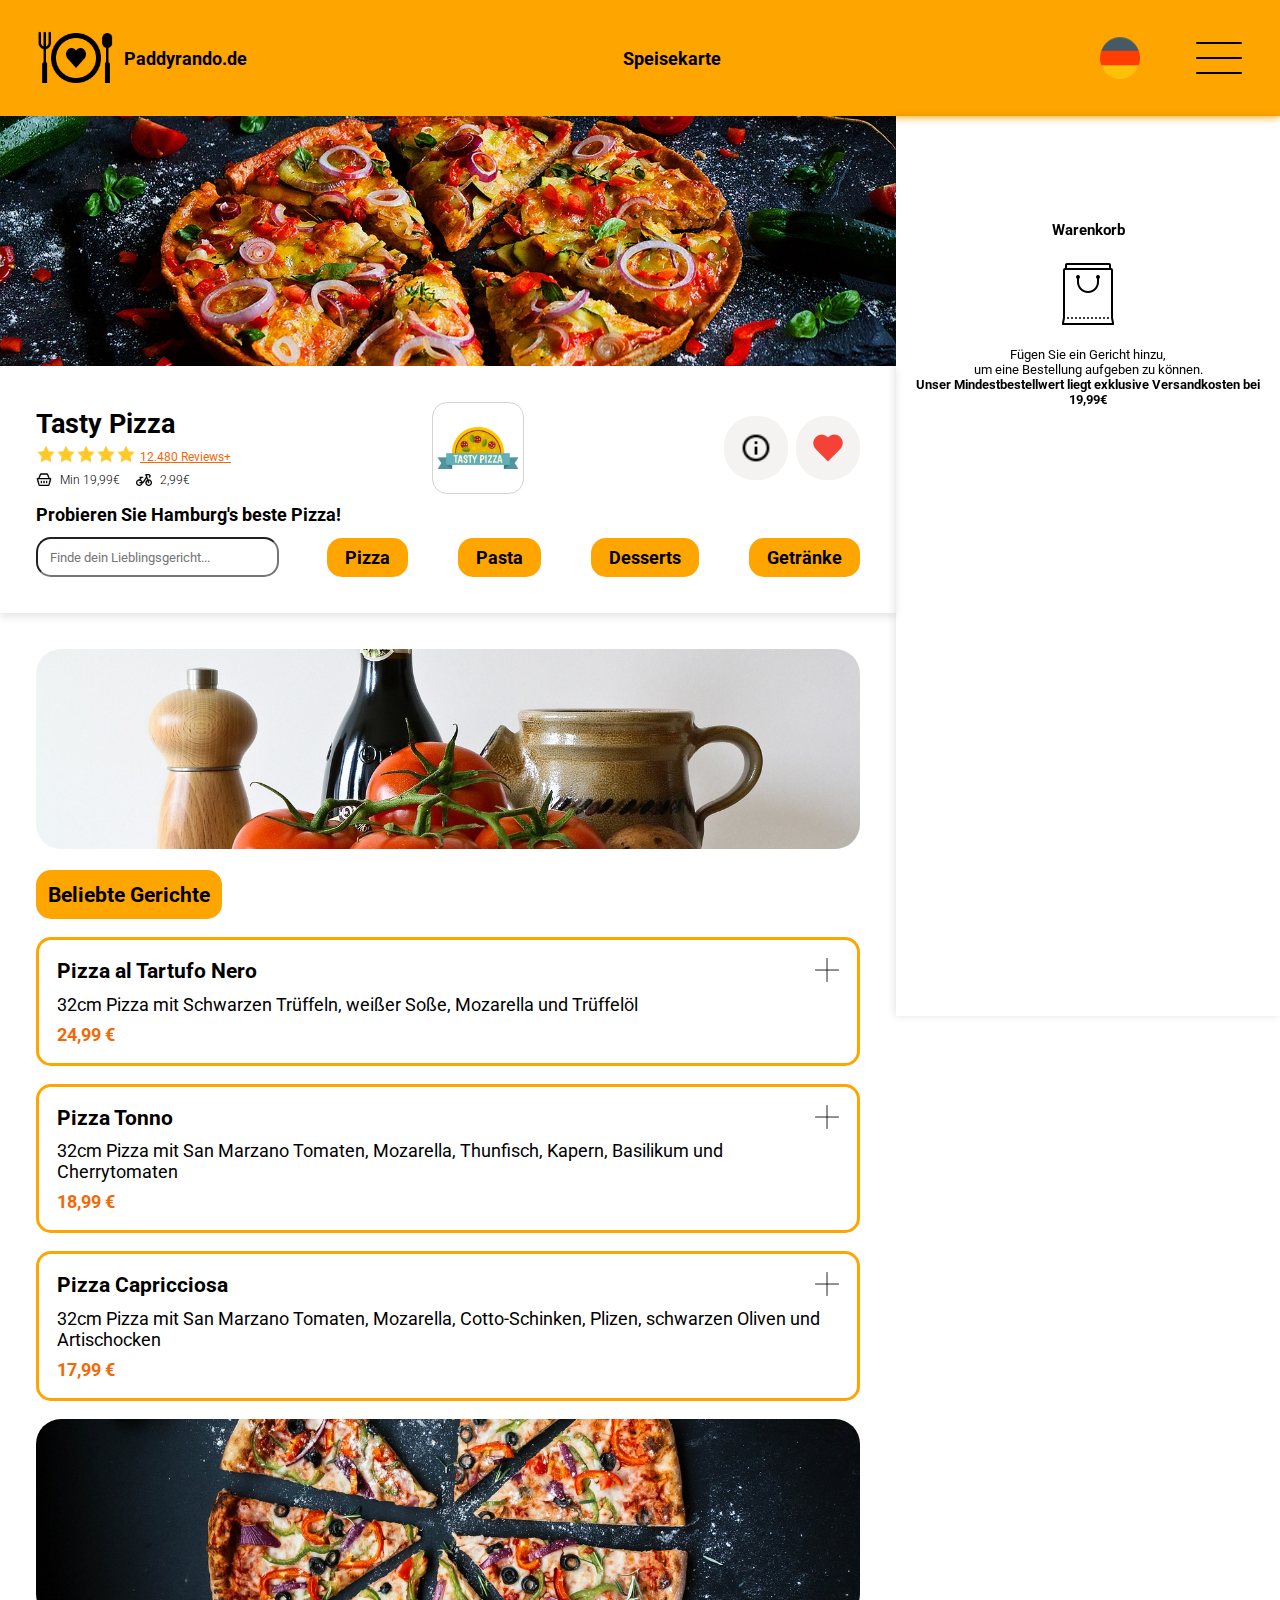
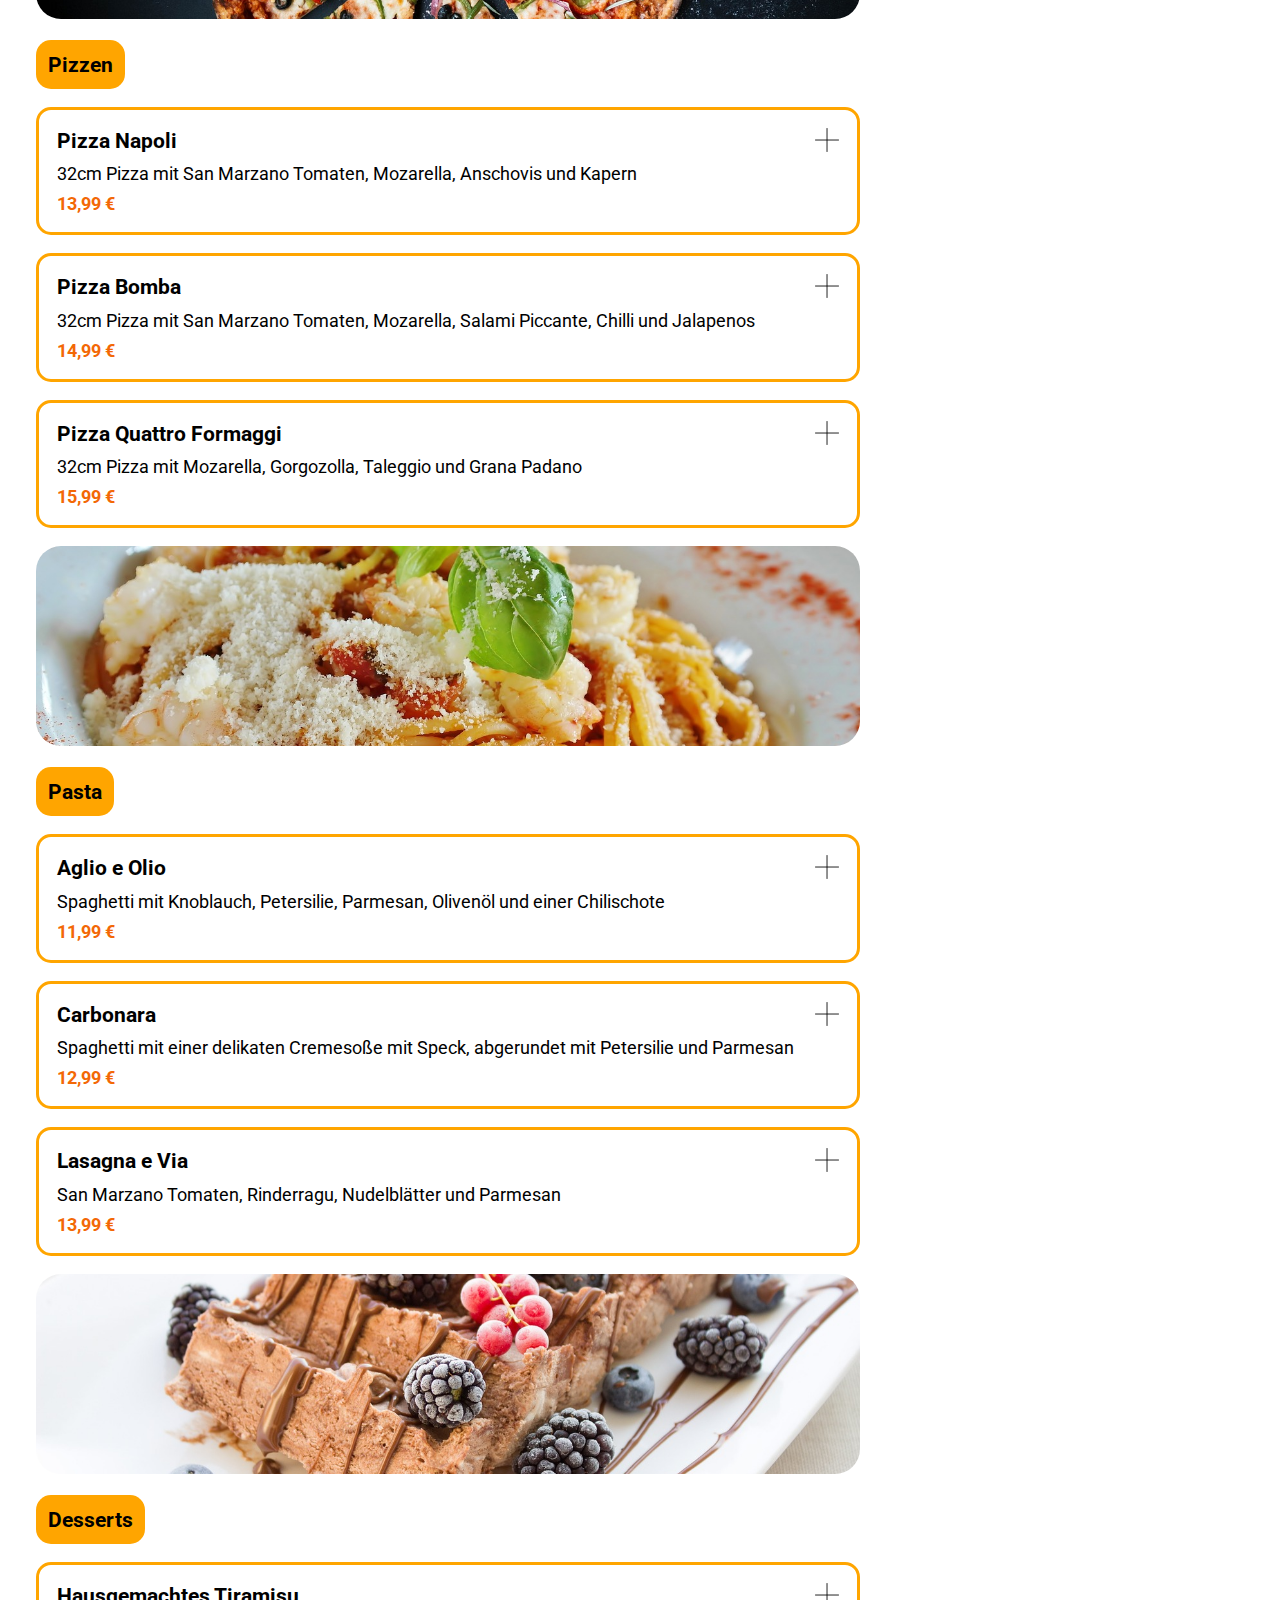
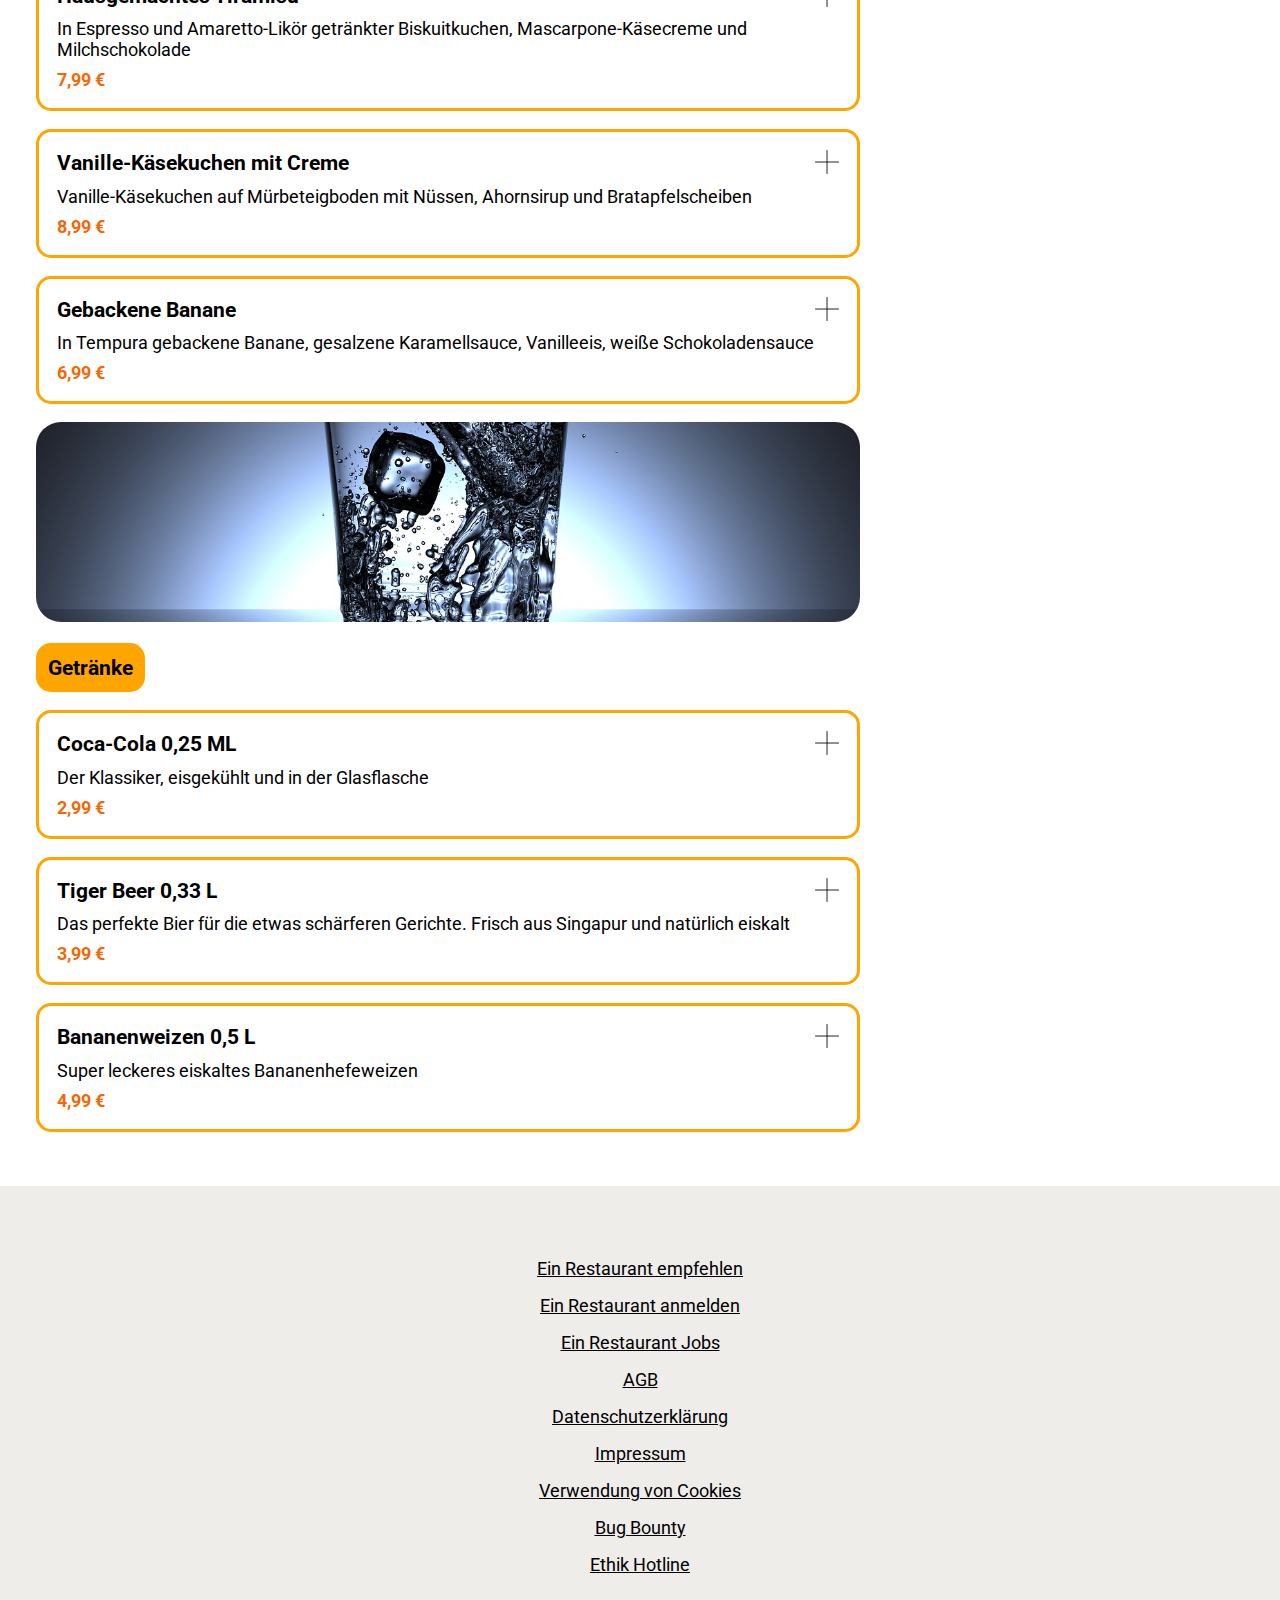
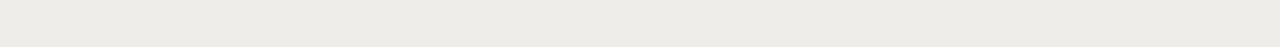
<file: index.html>
<!DOCTYPE html>
<html lang="en">
<head>
    <meta charset="UTF-8">
    <meta name="viewport" content="width=device-width, initial-scale=1.0">
    <title>Lieferando</title>
    <link rel="stylesheet" href="style.css">
    <link rel="preconnect" href="https://fonts.googleapis.com">
    <link rel="preconnect" href="https://fonts.gstatic.com" crossorigin>
    <link href="https://fonts.googleapis.com/css2?family=Roboto:ital,wght@0,100;0,300;0,400;0,500;0,700;0,900;1,100;1,300;1,400;1,500;1,700;1,900&display=swap" rel="stylesheet">
    <link rel="preconnect" href="https://fonts.googleapis.com">
    <link rel="preconnect" href="https://fonts.gstatic.com" crossorigin>
    <link href="https://fonts.googleapis.com/css2?family=Pacifico&display=swap" rel="stylesheet">
    <link rel="icon" type="image/x-icon" href="/img/abendessen.png">
    <script src="script.js"></script>
    <script src="template.js"></script>
</head>
<body onload="render(); renderBasket();">
    <header>
        <div class="header-content">
            <div class="brand-container">
                <img src="img/abendessen.png" alt="Lieferando-Logo">
                <span>Paddyrando.de</span>
            </div>
            <span>Speisekarte</span>
            <div class="flag-burger-menu-container">
                <img src="img/germany.png" alt="german-flag">
                <img src="img/burgermenu.png" alt="german-flag">
            </div>
        </div>  
    </header>
    

    <section class="main-content">


        <div class="menu">
            <div class="background-image">
                <img src="img/italian-cuisine-6903774_1280.jpg" alt="Pizza">
            </div>
            <div class="restaurant-info">
                <div class="restaurant-info-flex-container">
                    <div>
                        <h2>Tasty Pizza</h2>
                        <div class="valuation">
                            <div class="stars">
                                <img src="img/icons8-star-48.png" alt="stern">
                                <img src="img/icons8-star-48.png" alt="stern">
                                <img src="img/icons8-star-48.png" alt="stern">
                                <img src="img/icons8-star-48.png" alt="stern">
                                <img src="img/icons8-star-48.png" alt="stern">
                            </div>
                            <p>12.480 Reviews+</p>
                        </div>
                        <div class="delivery-conditions">
                            <div class="minimum-order-value">
                                <img src="img/icons8-basket-24.png" alt="Warenkorb">
                                <p>Min 19,99€</p>
                            </div>
                            <div class="minimum-order-value">
                                <img src="img/icons8-bicycle-24.png" alt="Fahrrad">
                                <p>2,99€</p>
                            </div>
                        </div>
                    </div>
                    <div class="logo-container">
                        <img src="img/essen.png" alt="">
                    </div>
                    <div class="info-like-buttons">
                        <div class="info">
                            <img src="img/icons8-info-24.png" alt="info">
                        </div>
                        <div class="info">
                            <img id="heartimage" src="img/herz-rot.png" alt="info">
                        </div>
                    </div>
                </div>
                <div class="calltoeat">
                    <p id="calltoeat">Probieren Sie Hamburg's beste Pizza!</p>
                </div>
                <div class="search-and-quick-navigation-container">
                    <input oninput="filterNames(); renderMenuIfNoInput()" type="text" id="search" placeholder="Finde dein Lieblingsgericht...">
                    <nav>
                        <a href="#category-headline1"><b>Pizza</b></a>
                        <a href="#category-headline2"><b>Pasta</b></a>
                        <a href="#category-headline3"><b>Desserts</b></a>
                        <a href="#category-headline4"><b>Getränke</b></a>
                    </nav>
                </div>
            </div>

            <div id="render-menu" class="render-content">
            </div>

            <div class="mobile-basket-display" id="mobile-basket">
            </div>

        </div>

        <div class="basket">

                <div class="amount-dish-price-container" id="amount-dish-price-container">
                </div>

                <div class="total-sum-container" id="total-sum-container">
                </div>

        </div>


    </section>

    <section>
        <div id="dialog" class="dialog-bg d-none"> <!-- Ist der Container der den overlayer erzeugt mit position absolute usw. wird angezeigt, wenn man auf den Papierkorb klickt, hat ansonsten die Klasse d-none-->

            <div id="hallohans" class="dialog">
                <div onclick="closeDialog()" class="exit-dialog">X</div> <!-- ist der Container, für die hinzugefügten Waren er liegt inerhalb des overlayers -->
                <div class="mobile-basket-summary" id="mobile-basket-summary">

                </div>

                <div class="mobile-sum-to-pay-container" id="sum-to-pay-container">

                </div>
            </div>
        </div>
    </section>



    <footer>
        <div class="footer-flex-container">
            <p>Ein Restaurant empfehlen</p>
            <p>Ein Restaurant anmelden</p>
            <p>Ein Restaurant Jobs</p>
            <p>AGB</p>
            <p>Datenschutzerklärung</p>
            <p>Impressum</p>
            <p>Verwendung von Cookies</p>
            <p>Bug Bounty</p>
            <p>Ethik Hotline</p>
        </div>
    </footer>
    
</body>
</html>
</file>
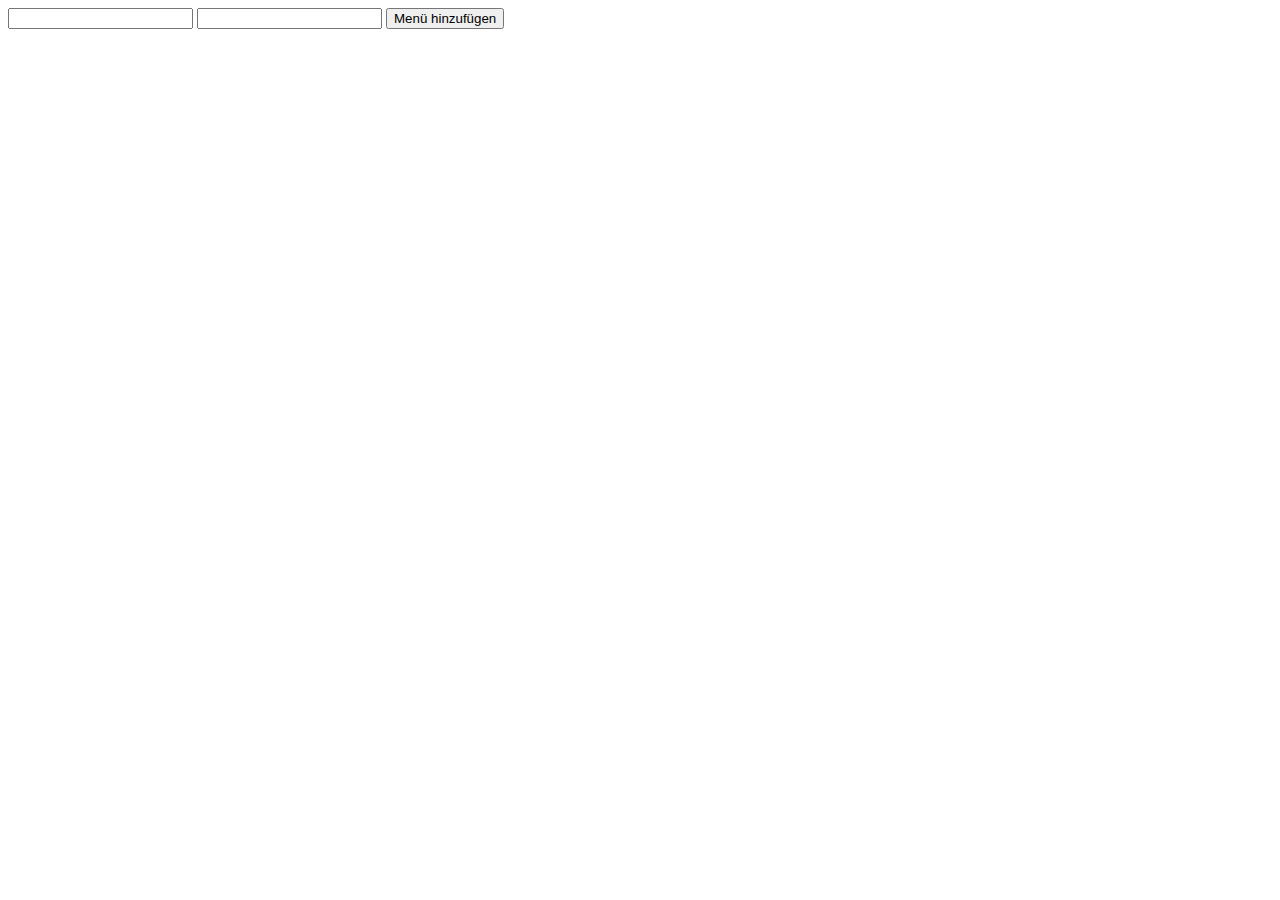
<file: lieferando-challenge.html>
<!DOCTYPE html>
<html lang="en">
<head>
    <meta charset="UTF-8">
    <meta name="viewport" content="width=device-width, initial-scale=1.0">
    <title>Document</title>
    <script src="lieferandochallenge.js"></script>
</head>
<body>
    <input id="menu" type="text">
    <input id="price" type="text">
    <button onclick="onAddMenu()">Menü hinzufügen</button>

    <div id="content">

    </div>
    
</body>
</html>
</file>
<file: style.css>
* {
    box-sizing: border-box;
    margin: 0;
    padding: 0;
}
*::-webkit-scrollbar {
    width: 8px;

}
  
  *::-webkit-scrollbar-track {
    background: #FEEFC3;
  }
  
  *::-webkit-scrollbar-thumb {
    background-color: #FFA500;
    border-radius: 20px;
    border: 1px solid grey;
  }

html {
    height: 100%;
    scroll-behavior: smooth;
}


body {
    font-family: "Roboto", sans-serif;
    font-size: 1.125rem;
    min-height: 100%;
    display: flex;
    flex-direction: column;
}

img {
    max-width: 100%;
    display: block;
}

header {
    background-color: #FFA500;
    box-shadow: 0px 1px 8px #FFA500;
}

.header-content {
    margin: 0 auto;
    padding: 1em 10em;
    display: flex;
    justify-content: space-between;
    align-items: center;

}

.brand-container {
    display: flex;
    align-items: center;
    gap: 8px;
}

.brand-container img {
   width: 80px;
}

.flag-burger-menu-container {
    display: flex;
    gap: 50px;
}

.background-image img {
    width: 100%;
    height: 250px;
    object-fit: cover;
}

.main-content {
    display: flex;
    margin: 0px auto;
    width: 100%;
}

.menu {
    width: 70%;
}

.restaurant-info {
    padding: 2em 10em;
    border: solid 0px transparent;
    box-shadow: 0px 4px 8px rgba(0, 0, 0, 0.1)
}

.restaurant-info-flex-container {
    max-width: 1920px;
    margin: 0 auto;
    display: flex;
    justify-content: space-between;
    align-items: center;
    gap: 8px;
}

.restaurant-info h2 {
    padding-bottom: 0.15em;
}

.valuation {
    display: flex;
    align-items: end;
    gap: 4px;
    color: #F36805;
    font-size: 0.75rem;
    text-decoration: underline;
}

.stars {
    display: flex;
}

.stars img {
    width: 20px;
    height: 20px;
}

.delivery-conditions {
    padding-top: 4px;
    display: flex;
    gap: 16px;
    font-weight: 300;
}

.minimum-order-value {
    padding-top: 4px;
    display: flex;
    align-items: center;
    gap: 8px;
    font-size: 0.75rem;
}

.minimum-order-value img {
    width: 16px;
    height: 16px;
}

.logo-container {
    background-color: white;
    border: solid 1px lightgrey;
    border-radius: 15px;
 
}

.logo-container img {
    width: 90px;
    height: 90px;
    border-radius: 15px;
}

.logo-name {
    font-size: 0.6rem;
    display: flex;
    justify-content: center;
}

.info-like-buttons {
    display: flex;
    align-items: center;
    gap: 8px;
}

.info-like-buttons img {
    width: 32px;
    height: 32px;
}

.info {
    background-color: #F5F3F1;
    height: 64px;
    width: 64px;
    display: flex;
    justify-content: center;
    align-items: center;
    border: solid 1px transparent;
    border-radius: 30px;
}

.calltoeat {
    max-width: 1920px;
    margin: 0 auto;
}

#calltoeat {
    padding-top: 10px;
    font-weight: bold;
}

.search-and-quick-navigation-container {
    max-width: 1920px;
    margin: 0 auto;
    padding-top: 12px;
    display: flex;
    align-items: center;
    gap: 48px;
}

.search-and-quick-navigation-container input {
    height: 2.5rem;
    width: 20rem;
    border-radius: 15px;
    font-family: "Roboto", sans-serif;
    padding-left: 12px;
}

nav {
    display: flex;
    gap: 96px;
}

nav a{
    font-family: "Roboto", sans-serif;
    text-decoration: none;
    color: black;
    background-color: #FFA500;
    padding: 0.5rem 2rem;
    border-radius: 15px;
    transition: .3s ease-in-out;
    
}

nav a:hover{
    cursor: pointer;
    transform: scale(1.1);
    
}

.render-content {
    padding: 2em 10em;
    max-width: 1920px;
    margin: 0 auto;
}

.category-headline-and-image h3 {
    font-family: "Roboto", sans-serif;
    text-decoration: none;
    color: black;
    background-color: #FFA500;
    padding: 0.75rem;
    margin-top: 1em;
    border-radius: 15px;
    width: fit-content;
}

.category-headline-and-image img {
    width: 100%;
    height: 200px;
    object-fit: cover;
    border-radius: 25px;
}

.dish {
    border: solid 3px #FFA500;
    border-radius: 15px;
    margin: 1em 0;
    padding: 1em;
    transition: .3s ease-in-out;
}

.dish:hover {
    cursor: pointer;
	transform: scale(1.01);
}

.dish-title-and-add-container {
    display: flex;
    justify-content: space-between;

}

.dish-title-and-add-container h3 {
    margin-bottom: 0.5em;

}
.dish-title-and-add-container img {
    width: 24px;
    height: 24px;
    transition: .3s ease-in-out;
    
}
.dish-title-and-add-container img:hover {
    cursor: pointer;
	transform: scale(1.3);
}

.price {
    margin-top: 0.5em;
    color: #F36805;
    font-weight: bold;
}

.basket {
    width: 30%;
    height: 100vh;
    box-shadow: -2px 0px 8px rgba(0, 0, 0, 0.1);
    position: sticky;
    top: 0;
    padding: 1em;
}

.basket h1 {
    text-align: center;
    margin-bottom: 1em;
}

.amount-dish-price-container {
    max-width: 1920px;
    height: 50vh;
    overflow: auto;
    font-size: 1rem;
    margin-bottom: 3em;
}

.amount-dish-price-container img {
    display: inline;
    width: 25px;
    height: 25px;
}

.amount-dish-price-flex-container {
    display: flex;
    justify-content: space-between;
    align-items: center;
    margin-bottom: 0.5em;
    padding: 1rem;
    border: solid 1px black;
    border-radius: 15px;
}

.added-dish-container span{
    color:#F36805;

}

.add-remove-delete-container{
    display: flex;
    gap: 8px;
}

.edit-sign {
    height: 25px;
    width: 25px;
}
.edit-sign img:hover {
   cursor: pointer;
}

.empty-basket-container {
    height: 80%;
    display: flex;
    align-items: center;
    justify-content: center;
}

.empty-basket-content-container {
    display: flex;
    flex-direction: column;
    align-items: center;
    text-align: center;
}

.empty-basket-content-container img {
    width: 80px;
    height: 80px;
    margin-bottom: 1em;
}

.empty-basket-content-container h3 {
    margin-bottom: 1em;
}


.total-sum-container {
    font-size: 1.25rem;
}

.seperator {
    height: 1px;
    border: solid 1px lightgrey;
    
}

.sum-to-pay-container {
    display: flex;
    justify-content: space-between;
}

.sum-to-pay-container p, span {
    font-weight: bold;
}

.sum-to-pay-container span {
    color:#F36805;
}

.order-button {
    margin-top: 2em;
    display: flex;
    justify-content: center;
}

.order-button button {
    padding: 1em 3em;
    border-radius: 15px;
    border: none;
    background-color: orange;
    font-size: 1.25rem;
    font-weight: bold;
    transition: .3s ease-in-out;
}

.order-button button:hover {
    cursor: pointer;
    transform: scale(1.05);
}

.order-again {
    margin-top: 2em;
}

.order-again button {
    padding: 1em 1em;
    width: 250px;
    border-radius: 15px;
    border: none;
    background-color: orange;
    font-size: 1rem;
    font-weight: bold;
    transition: .3s ease-in-out;
}

.order-again button:hover {
    cursor: pointer;
    transform: scale(1.05);
}

.mobile-basket {
    position: fixed;
    bottom: 0;
    left: 50%;
    transform: translateX(-50%);
    margin-bottom: 50px;
    padding: 1em 3em;
    border-radius: 15px;
    border: none;
    background-color: orange;
    font-size: 1.25rem;
    font-weight: bold;
    display: none;
}

.mobile-basket:hover {
    cursor: pointer;
}

.dialog-bg {
    background-color: rgba(0,0,0,0.2);
    z-index: 999; 
    position: fixed;
    left: 0;
    right: 0;
    bottom: 0;
    top: 0;
    display: flex;
    justify-content: center;
    align-items: center;

}

.d-none {
    display: none;
}

.dialog {
    background-color: white;
    height: 90vh;
    width: 70vw;
}

.dialog h1{
    margin-bottom: 1em;
    text-align: center;
}

.mobile-basket-summary {
    padding: 0em 1em;
    height: 55vh;
    overflow: auto;
    margin-bottom: 50px;
}

.mobile-sum-to-pay-container {
    padding: 0.5em 1em;
}

.exit-dialog {
    text-align: end;
    padding: 1em 1em 1em 0em;
}

.mobile-basket-display {
}



footer {
    padding: 4em 2em;
    background-color: #EFEDEA;
    display: flex;
    justify-content: center;

}

.footer-flex-container {
    display: flex;
    justify-content: center;
    align-items: center;
    gap: 16px;
    text-decoration: underline;
}


@media (max-width: 1740px) {

    nav {
        gap: 50px;
    }

    .restaurant-info {
        padding: 2em 5em;
    }
    .render-content {
        padding: 2em 5em;
    }
}


@media (max-width: 1420px) {
    .amount-dish-price-container {
        font-size: 0.8rem;
    }

    .edit-sign img {
        width: 20px;
        height: 20px;
    }

    nav a {
        padding: 0.5em 1em;
    }

    .restaurant-info {
        padding: 2em 2em;
    }
    .render-content {
        padding: 2em 2em;
    }

    .footer-flex-container {
        flex-direction: column;
    }
}

@media (max-width: 1250px) {
    .basket {
        display: none;
    }

    .mobile-basket {
        display: block;
    }

    .menu {
        width: 100%;
    }
    }

    .header-content {
        padding: 1em 2em;
    }

@media (max-width: 800px) {
    .search-and-quick-navigation-container {
        gap: 10px;
    }
    nav {
        gap: 20px;
        font-size: 0.8rem;
    }
}

@media (max-width: 600px) {
    .restaurant-info {
        padding: 2em 0.5em;
    }

    .header-content {
        padding: 1em 0.5em;
    }

    .render-content {
        padding: 2em 0.5em;
    }
    
    .brand-container span {
        display: none;
    }

    nav {
        display: none;
    }

    body {
        font-size: 1rem;
    }

    .flag-burger-menu-container {
        gap: 8px;
    }

    .flag-burger-menu-container img {
        width: 60px;
        height: 60px;
}
}

@media (max-width: 480px) {
    .valuation {
        flex-direction: column;
        align-items: start;
    }

    .delivery-conditions {
        gap: 4px;
    }

    .brand-container img {
        width: 60px;
    }

    .flag-burger-menu-container img {
        width: 50px;
        height: 50px;
    }

    .logo-container img {
        width: 60px;
        height: 60px;
    }

    .info {
        height: 50px;
        width: 50px;
    }
}


@media (min-width: 1250px) {
    .dialog {
        display: none;
    }
    .dialog-bg {
        display: none;
    }

}

@media (max-width: 650px) {

    .amount-dish-price-flex-container {
        padding: 1em 0.5em;
        flex-direction: column;
        gap: 1em;
        font-size: 1rem;
        }

        .dialog {
            width: 90vw;
            }
    .mobile-basket-summaray {
        padding: 0em 0.5em;
    }
}

@media (max-width: 425px) {

    .amount-dish-price-flex-container {
        font-size: 0.75rem;
        }
    
     .order-button button {
            padding: 1em 1.5em;
            font-size: 1rem;
            }
    
    }
</file>
